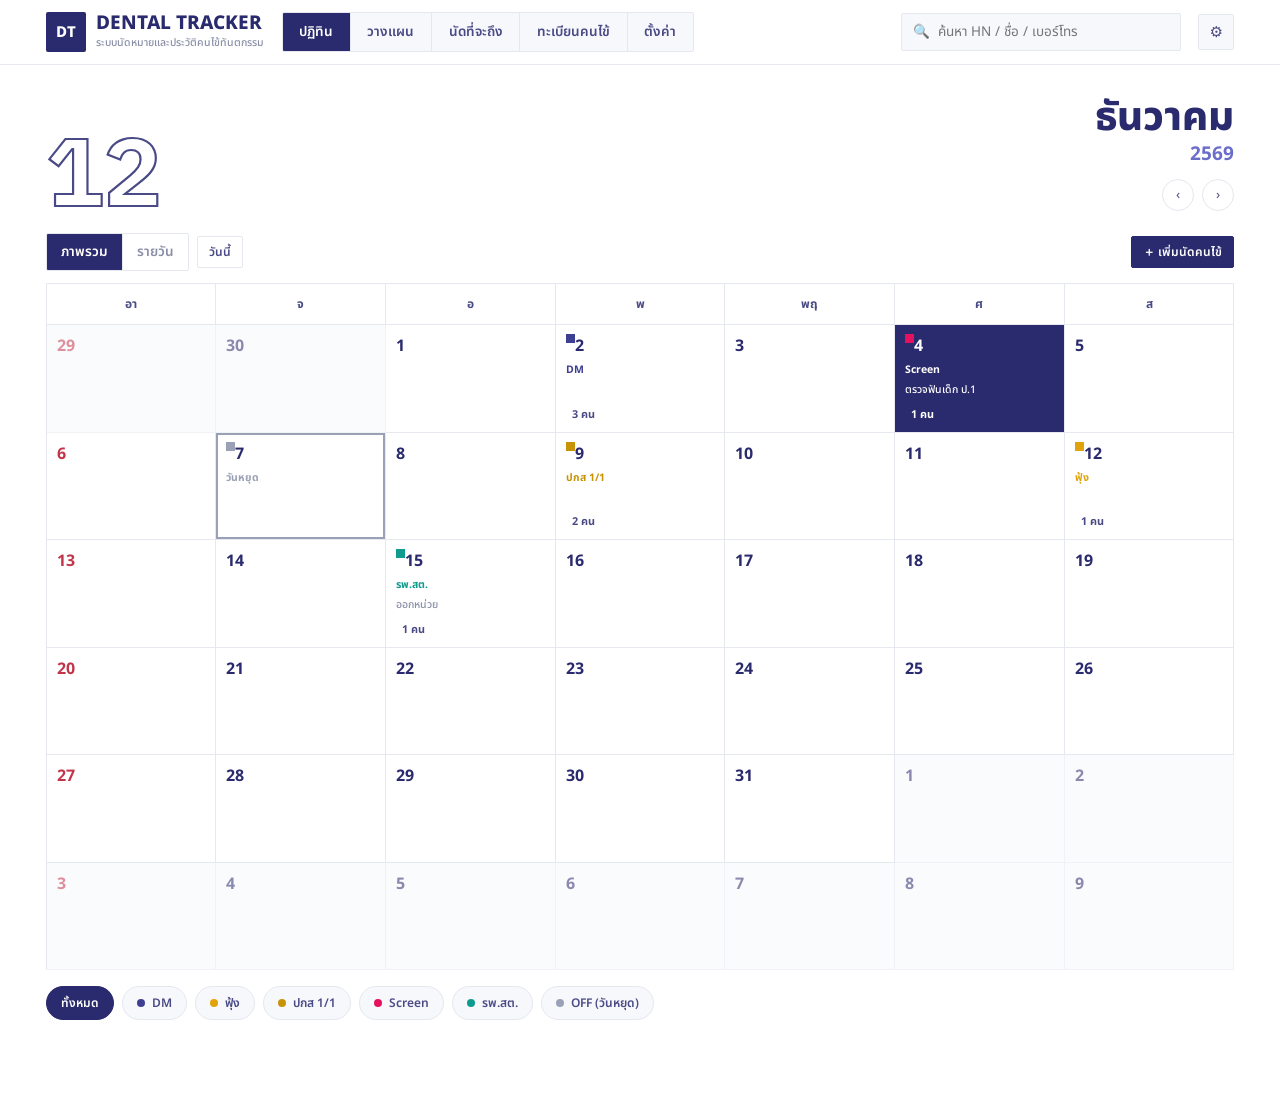
<file: _v4_Planner_Tablet_.html>
<!DOCTYPE html>
<html lang="th">
<head>
<meta charset="utf-8"/>
<meta name="viewport" content="width=device-width,initial-scale=1"/>
<title>Dental Tracker</title>
<link rel="preconnect" href="https://fonts.googleapis.com"><link rel="preconnect" href="https://fonts.gstatic.com" crossorigin>
<link href="https://fonts.googleapis.com/css2?family=Noto+Sans+Thai:wght@400;500;600;700;800&family=IBM+Plex+Mono:wght@500;600;700&display=swap" rel="stylesheet">
<style>
:root{
  --bg:#ffffff; --surface:#ffffff; --soft:#f7f8fc; --line:#e6e8f0; --line2:#f0f1f7;
  --ink:#2a2a6e; --ink2:#4a4a86; --tx:#1f2140; --tx2:#8a8fa8; --hl:#2a2a6e; --onhl:#ffffff;
  --am:#e0a30b; --pm:#6b6ec9; --ev:#8b5cf6;
  --dngBg:#fdecee; --dngLn:#f6d2d8; --dng:#c2344a;
  --okBg:#e8f6ee; --okLn:#c9e9d8; --ok:#137a4c;
  --wrnBg:#fffaed; --wrnLn:#f0e3bd; --wrn:#84640c;
  --infBg:#eef0fb; --infLn:#d8dcf3; --inf:#3d3f92;
  --r:2px;
}
*{box-sizing:border-box;margin:0;padding:0}
body{background:var(--bg);color:var(--tx);font-family:'Noto Sans Thai',system-ui,sans-serif;font-size:13.5px;-webkit-font-smoothing:antialiased;transition:background .2s,color .2s}
button,input,select,textarea{font-family:inherit;font-size:13.5px;color:inherit}
button{cursor:pointer;border:0;background:none}
.mono{font-family:'IBM Plex Mono',monospace}
.app{max-width:1240px;margin:0 auto;padding:0 clamp(12px,2vw,28px) 80px}

/* header */
header{border-bottom:1px solid var(--line);background:var(--surface);position:sticky;top:0;z-index:30}
.hd{max-width:1240px;margin:0 auto;padding:12px clamp(12px,2vw,28px);display:flex;align-items:center;gap:clamp(8px,1.4vw,20px);flex-wrap:wrap}
.brand{display:flex;align-items:center;gap:10px}
.brand .ic{width:40px;height:40px;background:var(--hl);color:var(--onhl);display:grid;place-items:center;font-weight:800;font-size:15px;border-radius:var(--r)}
.brand h1{font-size:clamp(15px,1.5vw,19px);font-weight:800;color:var(--ink);line-height:1.15}
.brand p{font-size:10.5px;color:var(--tx2);font-weight:500}
nav{display:flex;background:var(--soft);border:1px solid var(--line);border-radius:var(--r);overflow:hidden}
nav button{padding:9px clamp(10px,1.3vw,20px);color:var(--ink2);font-weight:600;border-right:1px solid var(--line);white-space:nowrap}
nav button:last-child{border-right:0}
nav button.on{background:var(--hl);color:var(--onhl)}
.search{margin-left:auto;display:flex;align-items:center;gap:8px;border:1px solid var(--line);border-radius:var(--r);padding:8px 11px;flex:1;max-width:280px;min-width:150px;background:var(--soft)}
.search input{background:none;border:0;outline:none;width:100%}
.ico{width:36px;height:36px;border:1px solid var(--line);border-radius:var(--r);color:var(--ink2);display:grid;place-items:center;background:var(--soft);font-size:15px}
.ico:hover{border-color:var(--ink);color:var(--ink)}

/* theme panel */
.tpanel{position:fixed;top:64px;right:clamp(10px,2vw,26px);width:300px;max-height:78vh;overflow:auto;background:var(--surface);
  border:1px solid var(--line);border-radius:6px;box-shadow:0 22px 50px rgba(0,0,0,.25);padding:14px;z-index:50;display:none}
.tpanel.on{display:block}
.tpanel .lb{font-size:10.5px;font-weight:700;letter-spacing:.09em;text-transform:uppercase;color:var(--tx2);margin:4px 0 9px}
.th{display:flex;align-items:center;gap:8px;padding:10px 12px;border-radius:4px;margin-bottom:6px;background:var(--soft);
  border:1px solid transparent;font-weight:700;font-size:13px;width:100%}
.th:hover{border-color:var(--line)}
.th.on{border-color:var(--ink);color:var(--ink)}
.th .sws{margin-left:auto;display:flex;gap:5px}
.th .sw{width:13px;height:13px;border-radius:50%;border:1px solid rgba(128,128,128,.35)}
.hr{height:1px;background:var(--line);margin:12px 0}

/* common */
.row{display:flex;align-items:center;gap:10px}.sp{justify-content:space-between}
h2{font-size:clamp(16px,1.8vw,19px);font-weight:800;color:var(--ink);margin:22px 0 13px}
h3{font-size:11.5px;color:var(--tx2);margin:18px 0 8px;font-weight:700;letter-spacing:.06em;text-transform:uppercase}
.btn{background:var(--surface);border:1px solid var(--line);padding:9px 15px;border-radius:var(--r);font-weight:600;color:var(--ink2)}
.btn:hover{border-color:var(--ink);color:var(--ink)}
.btn.pri{background:var(--hl);border-color:var(--hl);color:var(--onhl)}
.btn.pri:hover{filter:brightness(1.12);color:var(--onhl)}
.btn.sm{padding:6px 11px;font-size:12px}
.btn.dg{color:var(--dng)}.btn.dg:hover{border-color:var(--dng)}
.btn.blk{width:100%;justify-content:center;display:flex}
.card{border:1px solid var(--line);border-radius:var(--r);padding:16px;background:var(--surface)}
.chip{display:inline-flex;align-items:center;gap:5px;padding:2px 8px;border-radius:var(--r);font-size:10.5px;font-weight:700;border:1px solid}
.dot{width:8px;height:8px;border-radius:50%;display:inline-block;flex:0 0 8px}
.sq{width:9px;height:9px;display:inline-block;flex:0 0 9px}
.muted{color:var(--tx2)}
.empty{color:var(--tx2);text-align:center;padding:40px;border:1px dashed var(--line);border-radius:var(--r);background:var(--soft)}
.note{background:var(--wrnBg);border:1px solid var(--wrnLn);color:var(--wrn);padding:8px 11px;border-radius:var(--r);font-size:12px;font-weight:600}
.warn{background:var(--dngBg);border:1px solid var(--dngLn);color:var(--dng);padding:8px 11px;font-size:12px;font-weight:600;border-radius:var(--r);margin-bottom:10px}
.ok{background:var(--okBg);border:1px solid var(--okLn);color:var(--ok);padding:8px 11px;font-size:12px;font-weight:600;border-radius:var(--r)}

/* month hero */
.hero{display:flex;align-items:flex-end;justify-content:space-between;padding:clamp(14px,2.6vw,34px) 0 clamp(12px,1.8vw,22px);gap:16px;flex-wrap:wrap}
.hero .num{font-size:clamp(48px,8vw,96px);font-weight:700;line-height:.85;color:transparent;-webkit-text-stroke:2.2px var(--ink2)}
.hero .rt{text-align:right;margin-left:auto}
.hero .mn{font-size:clamp(22px,3.4vw,40px);font-weight:800;color:var(--ink);line-height:1}
.hero .yr{font-size:clamp(14px,1.6vw,19px);font-weight:700;color:var(--pm);margin-top:2px}
.nav2{display:flex;gap:8px;justify-content:flex-end;margin-top:10px}
.nav2 button{width:32px;height:32px;border:1px solid var(--line);border-radius:50%;color:var(--ink2);display:grid;place-items:center}
.nav2 button:hover{border-color:var(--ink);color:var(--ink)}
.tools{display:flex;gap:8px;align-items:center;flex-wrap:wrap;margin-bottom:12px}
.seg{display:flex;border:1px solid var(--line);border-radius:var(--r);overflow:hidden}
.seg button{padding:8px 14px;color:var(--tx2);font-weight:600;border-right:1px solid var(--line)}
.seg button:last-child{border-right:0}
.seg button.on{background:var(--hl);color:var(--onhl)}

/* calendar — responsive by clamp */
.cal{border-top:1px solid var(--line);border-left:1px solid var(--line)}
.grid{display:grid;grid-template-columns:repeat(7,1fr)}
.gh{padding:clamp(7px,.9vw,11px) 0;text-align:center;font-size:clamp(10.5px,1vw,12px);font-weight:700;color:var(--ink2);border-right:1px solid var(--line);border-bottom:1px solid var(--line)}
.cell{position:relative;min-height:clamp(62px,8.4vw,112px);padding:clamp(5px,.7vw,9px) clamp(6px,.8vw,10px);
  border-right:1px solid var(--line);border-bottom:1px solid var(--line);background:var(--surface);text-align:left;display:flex;flex-direction:column;overflow:hidden}
.cell:hover{background:var(--soft)}
.cell.out{background:var(--soft);opacity:.55}
.cell.tdy{background:var(--hl)}
.cell.tdy .cn,.cell.tdy .rl,.cell.tdy .cnt{color:var(--onhl)!important}
.cell.mark{box-shadow:inset 0 0 0 2px var(--mk)}
.ctop{display:flex;align-items:flex-start;justify-content:space-between}
.cn{font-size:clamp(12px,1.25vw,16px);font-weight:700;color:var(--ink);margin-left:auto}
.cn.sun{color:var(--dng)}
.rl{font-size:clamp(9px,.85vw,10.5px);font-weight:700;margin-top:4px;white-space:nowrap;overflow:hidden;text-overflow:ellipsis}
.cbot{margin-top:auto;display:flex;align-items:center;gap:6px}
.cbot u{flex:1;height:4px;background:var(--line2);text-decoration:none;display:block}
.cbot u b{display:block;height:100%}
.cnt{font-size:clamp(9px,.85vw,11px);font-weight:700;color:var(--ink2);white-space:nowrap}
.filters{display:flex;gap:8px;flex-wrap:wrap;margin-top:16px}
.fl{display:flex;align-items:center;gap:7px;padding:7px 14px;border-radius:999px;background:var(--soft);border:1px solid var(--line);font-weight:600;font-size:12px;color:var(--ink2)}
.fl.on{background:var(--hl);color:var(--onhl);border-color:var(--hl)}
@media(max-width:1024px){.rl.sub{display:none}}
@media(max-width:760px){.cbot u{display:none}}

/* planner */
.plan{display:grid;grid-template-columns:1fr 330px;gap:20px;align-items:start}
.plab{font-size:10.5px;font-weight:700;letter-spacing:.1em;text-transform:uppercase;color:var(--pm)}
.ptitle{font-size:clamp(22px,3vw,34px);font-weight:700;color:var(--ink);letter-spacing:-.5px}
.side{border:1px solid var(--line);border-radius:var(--r);padding:16px;background:var(--surface);position:sticky;top:78px}
.tabs{display:flex;gap:6px;margin-bottom:14px}
.tabs button{flex:1;padding:9px 6px;border:1px solid var(--line);border-radius:var(--r);font-weight:700;font-size:12px;color:var(--ink2);background:var(--soft)}
.tabs button.on{background:var(--hl);color:var(--onhl);border-color:var(--hl)}
.dows{display:flex;gap:5px;flex-wrap:wrap}
.dows button{flex:1;min-width:34px;padding:7px 0;border:1px solid var(--line);border-radius:var(--r);font-size:11.5px;font-weight:700;color:var(--ink2);background:var(--surface)}
.dows button.on{background:var(--hl);color:var(--onhl);border-color:var(--hl)}
.cell.pk{box-shadow:inset 0 0 0 2px var(--pm);background:var(--soft)}
@media(max-width:900px){.plan{grid-template-columns:1fr}.side{position:static}}

/* day list */
.day{display:flex;border:1px solid var(--line);border-radius:var(--r);margin-bottom:12px;background:var(--surface)}
.rail{width:clamp(84px,10vw,120px);flex:0 0 auto;border-right:1px solid var(--line);padding:12px 10px;text-align:center;background:var(--soft)}
.rail .dw{font-size:11px;color:var(--tx2);font-weight:700}
.rail .dn{font-size:clamp(24px,3vw,34px);font-weight:800;color:var(--ink);line-height:1.05}
.rail .dm{font-size:10.5px;color:var(--tx2);margin-bottom:8px}
.rail.today{background:var(--hl)}
.rail.today .dw,.rail.today .dn,.rail.today .dm{color:var(--onhl)}
.rail.today .btn{background:transparent;color:var(--onhl);border-color:rgba(255,255,255,.4)}
.rl2{font-size:11px;font-weight:700;padding:4px 6px;border-radius:var(--r);display:block;margin-bottom:6px;white-space:nowrap;overflow:hidden;text-overflow:ellipsis}
.slots{flex:1;min-width:0;padding:12px;display:flex;flex-direction:column;gap:10px}
.slot{border:1px solid var(--line);border-left:3px solid;border-radius:var(--r);padding:10px 12px}
.slot.am{border-left-color:var(--am)}.slot.pm{border-left-color:var(--pm)}.slot.ev{border-left-color:var(--ev)}
.slot h4{font-size:12.5px;font-weight:700;display:flex;align-items:center;gap:8px;flex-wrap:wrap}
.pt{display:flex;align-items:center;gap:10px;padding:9px 10px;border:1px solid var(--line2);border-radius:var(--r);margin-top:8px;background:var(--surface)}
.pt:hover{border-color:var(--line);background:var(--soft)}
.pt .nm{font-weight:700}.pt .hn{font-size:11.5px;color:var(--tx2);margin-top:1px}
.pt .ac{margin-left:auto;display:flex;gap:6px;align-items:center;flex-wrap:wrap;justify-content:flex-end}
.avatar{width:34px;height:34px;border-radius:var(--r);display:grid;place-items:center;font-weight:700;font-size:12.5px;background:var(--soft);color:var(--ink);border:1px solid var(--line);flex:0 0 34px}
.st{font-size:10.5px;font-weight:700;padding:3px 8px;border-radius:var(--r);border:1px solid}
.st.scheduled{background:var(--infBg);color:var(--inf);border-color:var(--infLn)}
.st.done{background:var(--okBg);color:var(--ok);border-color:var(--okLn)}
.st.cancelled{background:var(--dngBg);color:var(--dng);border-color:var(--dngLn)}
.st.noshow{background:var(--wrnBg);color:var(--wrn);border-color:var(--wrnLn)}

/* tables */
table{width:100%;border-collapse:collapse}
th,td{padding:9px 11px;text-align:left;border-bottom:1px solid var(--line2)}
th{color:var(--tx2);font-size:11px;font-weight:700;text-transform:uppercase;letter-spacing:.05em}
tr.sel td{background:var(--soft);box-shadow:inset 3px 0 0 var(--ink)}
.split{display:grid;grid-template-columns:300px 1fr;gap:14px;align-items:start}
@media(max-width:900px){.split{grid-template-columns:1fr}}
.tl{border-left:1px solid var(--line);padding-left:16px;margin-left:5px}
.tl .it{position:relative;margin-bottom:14px}
.tl .it:before{content:'';position:absolute;left:-20px;top:6px;width:9px;height:9px;background:var(--ink);box-shadow:0 0 0 3px var(--surface)}

/* modal */
.mask{position:fixed;inset:0;background:rgba(20,20,40,.5);display:none;align-items:flex-start;justify-content:center;z-index:60;padding:36px 14px;overflow:auto}
.mask.on{display:flex}
.modal{background:var(--surface);border:1px solid var(--line);border-radius:var(--r);width:100%;max-width:560px;padding:20px;box-shadow:0 24px 60px rgba(0,0,0,.3)}
.mtitle{font-size:17px;font-weight:800;color:var(--ink);margin-bottom:3px}
.f{margin-bottom:12px}
.f label{display:block;font-size:11px;color:var(--tx2);font-weight:700;margin-bottom:5px;text-transform:uppercase;letter-spacing:.05em}
.f input,.f select,.f textarea{width:100%;background:var(--surface);border:1px solid var(--line);border-radius:var(--r);padding:10px 11px;outline:none}
.f input:focus,.f select:focus,.f textarea:focus{border-color:var(--ink)}
.g2{display:grid;grid-template-columns:1fr 1fr;gap:10px}
.g3{display:grid;grid-template-columns:1fr 1fr 1fr;gap:10px}
@media(max-width:560px){.g3,.g2{grid-template-columns:1fr}}
.pick{display:flex;gap:8px;flex-wrap:wrap}
.pick label{display:flex;align-items:center;gap:7px;border:1px solid var(--line);padding:9px 12px;border-radius:var(--r);cursor:pointer;font-weight:600;font-size:12.5px}
.pick label.on{border-color:var(--ink);background:var(--soft);color:var(--ink)}
.ac-wrap{position:relative}
.ac-list{position:absolute;left:0;right:0;top:calc(100% + 3px);background:var(--surface);border:1px solid var(--line);max-height:240px;overflow:auto;z-index:5;display:none;box-shadow:0 12px 26px rgba(0,0,0,.18)}
.ac-list .opt{padding:9px 11px;cursor:pointer;display:flex;align-items:center;gap:10px;border-bottom:1px solid var(--line2)}
.ac-list .opt:hover{background:var(--soft)}
.ac-list .opt.dis{opacity:.5;cursor:not-allowed}
.ac-list .opt.new{color:var(--ink);font-weight:700;background:var(--soft)}
.ac-list .opt b{font-size:13px}.ac-list .opt small{color:var(--tx2);display:block;font-size:11px}
.ac-list .tag{margin-left:auto;font-size:10.5px;font-weight:700;color:var(--dng);border:1px solid var(--dngLn);background:var(--dngBg);padding:2px 7px}
</style>
</head>
<body>
<header><div class="hd">
  <div class="brand"><div class="ic">DT</div>
    <div><h1>DENTAL TRACKER</h1><p>ระบบนัดหมายและประวัติคนไข้ทันตกรรม</p></div></div>
  <nav id="nav">
    <button data-act="nav" data-v="schedule" class="on">ปฏิทิน</button>
    <button data-act="nav" data-v="planner">วางแผน</button>
    <button data-act="nav" data-v="upcoming">นัดที่จะถึง</button>
    <button data-act="nav" data-v="archive">ทะเบียนคนไข้</button>
    <button data-act="nav" data-v="settings">ตั้งค่า</button>
  </nav>
  <div class="search">🔍<input id="q" placeholder="ค้นหา HN / ชื่อ / เบอร์โทร"/></div>
  <button class="ico" data-act="themeBtn">⚙</button>
</div></header>
<div class="tpanel" id="tpanel"></div>
<div class="app" id="app"></div>
<div class="mask" id="mask"><div class="modal" id="modal"></div></div>
<input type="file" id="fileIn" accept="application/json" style="display:none">

<script>
/* ============ 0) THEMES ============ */
const LA={dngBg:'#fdecee',dngLn:'#f6d2d8',dng:'#c2344a',okBg:'#e8f6ee',okLn:'#c9e9d8',ok:'#137a4c',
  wrnBg:'#fffaed',wrnLn:'#f0e3bd',wrn:'#84640c',infBg:'#eef0fb',infLn:'#d8dcf3',inf:'#3d3f92'};
const DA={dngBg:'rgba(244,63,94,.14)',dngLn:'rgba(244,63,94,.38)',dng:'#fb7185',
  okBg:'rgba(16,185,129,.14)',okLn:'rgba(16,185,129,.35)',ok:'#34d399',
  wrnBg:'rgba(245,158,11,.14)',wrnLn:'rgba(245,158,11,.35)',wrn:'#fbbf24',
  infBg:'rgba(129,140,248,.16)',infLn:'rgba(129,140,248,.35)',inf:'#a5b4fc'};
const THEMES=[
 {id:'light',name:'Daylight',sw:['#2a2a6e','#6b6ec9','#ffffff'],v:{...LA,bg:'#ffffff',surface:'#ffffff',soft:'#f7f8fc',line:'#e6e8f0',line2:'#f0f1f7',
   ink:'#2a2a6e',ink2:'#4a4a86',tx:'#1f2140',tx2:'#8a8fa8',hl:'#2a2a6e',onhl:'#ffffff',am:'#e0a30b',pm:'#6b6ec9',ev:'#8b5cf6'}},
 {id:'sakura',name:'Sakura',sw:['#d6336c','#f7a8c4','#fff5f8'],v:{...LA,bg:'#fffafc',surface:'#ffffff',soft:'#fdf1f5',line:'#f5dde5',line2:'#fbeaf0',
   ink:'#a61e4d',ink2:'#c2185b',tx:'#3f2230',tx2:'#a67c8c',hl:'#d6336c',onhl:'#ffffff',am:'#e08d0b',pm:'#e0568e',ev:'#b06ab3'}},
 {id:'oblivion',name:'Oblivion',sw:['#d0d0d0','#8f8f8f','#1c1c1c'],v:{...DA,bg:'#161616',surface:'#1f1f1f',soft:'#272727',line:'#3a3a3a',line2:'#2e2e2e',
   ink:'#e2e2e2',ink2:'#b4b4b4',tx:'#e8e8e8',tx2:'#8f8f8f',hl:'#4a4a4a',onhl:'#ffffff',am:'#d9a441',pm:'#9aa7c7',ev:'#b79ce0'}},
 {id:'evileye',name:'Evil Eye',sw:['#f8fafc','#1d4ed8','#22d3ee'],v:{...DA,bg:'#0b1b2b',surface:'#102438',soft:'#153049',line:'#1f4260',line2:'#17334c',
   ink:'#67e8f9',ink2:'#7dd3fc',tx:'#e2f2ff',tx2:'#7d9dc0',hl:'#0ea5e9',onhl:'#04121f',am:'#fbbf24',pm:'#38bdf8',ev:'#818cf8'}},
 {id:'ezmode',name:'EZ Mode',sw:['#f472b6','#60a5fa','#e0f2fe'],v:{...DA,bg:'#0e1626',surface:'#152036',soft:'#1b2a46',line:'#2a3c5e',line2:'#20314f',
   ink:'#93c5fd',ink2:'#f9a8d4',tx:'#e8f0ff',tx2:'#8fa3c8',hl:'#3b82f6',onhl:'#ffffff',am:'#fbbf24',pm:'#60a5fa',ev:'#f472b6'}},
 {id:'nebula',name:'Nebula',sw:['#f472b6','#34d399','#e879f9'],v:{...DA,bg:'#221a35',surface:'#2a2142',soft:'#332a50',line:'#ff2d78',line2:'#3d3260',
   ink:'#f472b6',ink2:'#c4b5fd',tx:'#ece6fb',tx2:'#a894c7',hl:'#ec4899',onhl:'#ffffff',am:'#fbbf24',pm:'#a78bfa',ev:'#22d3ee'}},
 {id:'catppuccin',name:'Catppuccin',sw:['#cba6f7','#9399b2','#cdd6f4'],v:{...DA,bg:'#1e1e2e',surface:'#242438',soft:'#2b2b40',line:'#3d3f55',line2:'#31324a',
   ink:'#cba6f7',ink2:'#89b4fa',tx:'#cdd6f4',tx2:'#9399b2',hl:'#cba6f7',onhl:'#1e1e2e',am:'#f9e2af',pm:'#89b4fa',ev:'#f5c2e7'}},
 {id:'gruvbox',name:'Gruvbox',sw:['#fabd2f','#b8bb26','#ebdbb2'],v:{...DA,bg:'#282828',surface:'#32302f',soft:'#3c3836',line:'#504945',line2:'#423d3a',
   ink:'#fabd2f',ink2:'#d5c4a1',tx:'#ebdbb2',tx2:'#a89984',hl:'#d79921',onhl:'#282828',am:'#fabd2f',pm:'#83a598',ev:'#d3869b'}},
 {id:'solarized',name:'Solarized Dark',sw:['#b58900',"#268bd2",'#eee8d5'],v:{...DA,bg:'#002b36',surface:'#073642',soft:'#0b3f4c',line:'#12525f',line2:'#0e4854',
   ink:'#b58900',ink2:'#93a1a1',tx:'#eee8d5',tx2:'#93a1a1',hl:'#268bd2',onhl:'#ffffff',am:'#b58900',pm:'#268bd2',ev:'#6c71c4'}}];

/* ============ 1) DATA MODEL ============ */
const KEY='dental_tracker_v4';
const SESSIONS=[{id:'am',name:'เช้า',time:'09:00–12:00',c:'var(--am)'},
                {id:'pm',name:'บ่าย',time:'13:00–16:00',c:'var(--pm)'},
                {id:'ev',name:'เย็น',time:'16:00–20:00',c:'var(--ev)'}];
const DEF_WT=[
 {id:'dm'  ,name:'DM'           ,short:'DM' ,room:'DM'    ,color:'#3d3f92',group:'DM'},
 {id:'fung',name:'ฟุ้ง'         ,short:'ฟุ้ง',room:'ฟุ้ง'  ,color:'#e0a30b',group:'ฟุ้ง / ปกส 1/1'},
 {id:'pks' ,name:'ปกส 1/1'      ,short:'1/1',room:'1/1'   ,color:'#c89407',group:'ฟุ้ง / ปกส 1/1'},
 {id:'scr' ,name:'Screen'       ,short:'SCR',room:'Screen',color:'#e5115f',group:'Screen / รพ.สต.'},
 {id:'rpst',name:'รพ.สต.'       ,short:'สต.',room:'รพ.สต.',color:'#0f9b8e',group:'Screen / รพ.สต.'},
 {id:'off' ,name:'OFF (วันหยุด)',short:'OFF',room:'วันหยุด',color:'#9aa0b5',group:'OFF'}];
const PROCS=['ตรวจ / ปรึกษา','ขูดหินปูน','อุดฟัน','ถอนฟัน','ผ่าฟันคุด','รักษารากฟัน',
             'ครอบฟัน / สะพานฟัน','ฟันปลอม','เคลือบฟลูออไรด์ / Sealant','ฟอกสีฟัน','X-ray','Follow up'];

const uid=p=>p+Math.random().toString(36).slice(2,9);
const iso=d=>`${d.getFullYear()}-${String(d.getMonth()+1).padStart(2,'0')}-${String(d.getDate()).padStart(2,'0')}`;
const parseD=s=>{const[a,b,c]=s.split('-').map(Number);return new Date(a,b-1,c)};
const TH_M=['ม.ค.','ก.พ.','มี.ค.','เม.ย.','พ.ค.','มิ.ย.','ก.ค.','ส.ค.','ก.ย.','ต.ค.','พ.ย.','ธ.ค.'];
const TH_MF=['มกราคม','กุมภาพันธ์','มีนาคม','เมษายน','พฤษภาคม','มิถุนายน','กรกฎาคม','สิงหาคม','กันยายน','ตุลาคม','พฤศจิกายน','ธันวาคม'];
const DOW=['อา','จ','อ','พ','พฤ','ศ','ส'],DOWF=['อาทิตย์','จันทร์','อังคาร','พุธ','พฤหัสฯ','ศุกร์','เสาร์'];
const thDate=s=>{const d=parseD(s);return `${d.getDate()} ${TH_M[d.getMonth()]} ${d.getFullYear()+543}`};
const TODAY=iso(new Date());
const esc=s=>(s??'').toString().replace(/[&<>"]/g,c=>({'&':'&amp;','<':'&lt;','>':'&gt;','"':'&quot;'}[c]));
const digits=s=>(s||'').replace(/\D/g,'');

let DB=load();
function load(){try{const r=JSON.parse(localStorage.getItem(KEY));if(r&&r.patients)return r}catch(e){}return seed()}
function save(){localStorage.setItem(KEY,JSON.stringify(DB))}
const wt=id=>DB.workTypes.find(w=>w.id===id)||DB.workTypes[0];
const pt=id=>DB.patients.find(p=>p.id===id);
const daySch=d=>DB.daySchedules[d]||null;
const isOff=d=>{const s=daySch(d);return !!s&&s.typeId==='off'};

function seed(){
  const n=new Date(),Y=n.getFullYear(),M=n.getMonth(),day=x=>iso(new Date(Y,M,x));
  const P=(hn,name,age,sex,phone,tags,note)=>({id:uid('p_'),hn,name,age,sex,phone,tags,note,createdAt:TODAY});
  const ps=[P('HN00121','สมชาย ใจดี',62,'ช','081-111-2222',['DM','แพ้ Penicillin'],'พรีเมดก่อนถอนฟัน'),
            P('HN00234','มาลี ศรีสุข',54,'ญ','082-222-3333',['HT'],''),
            P('HN00311','วิรัช พงษ์ทอง',47,'ช','083-333-4444',[],''),
            P('HN00408','กนกพร แสงจันทร์',35,'ญ','084-444-5555',['ตั้งครรภ์ 5 เดือน'],'เลี่ยง X-ray'),
            P('HN00512','ธีรศักดิ์ มั่นคง',68,'ช','085-555-6666',['DM','CKD'],''),
            P('HN00677','อารีย์ บุญมา',59,'ญ','086-666-7777',[],'')];
  const ds={};
  ds[day(2)]={typeId:'dm',room:'DM',note:''};
  ds[day(4)]={typeId:'scr',room:'Screen',note:'ตรวจฟันเด็ก ป.1'};
  ds[day(7)]={typeId:'off',room:'วันหยุด',note:''};
  ds[day(9)]={typeId:'pks',room:'ปกส 1/1',note:''};
  ds[day(12)]={typeId:'fung',room:'ฟุ้ง',note:''};
  ds[day(15)]={typeId:'rpst',room:'รพ.สต.',note:'ออกหน่วย'};
  const mk=(i,dd,se,proc,tooth)=>{const k=day(dd),s=ds[k]||{typeId:'dm',room:'DM'};
    return{id:uid('a_'),patientId:ps[i].id,date:k,session:se,typeId:s.typeId,room:s.room,proc,tooth,status:'scheduled',note:'',visitId:null}};
  const ap=[mk(0,2,'am','ถอนฟัน','#36'),mk(1,2,'am','ขูดหินปูน',''),mk(2,2,'pm','อุดฟัน','#16, #17'),
            mk(3,9,'am','ตรวจ / ปรึกษา',''),mk(4,9,'pm','รักษารากฟัน','#11'),
            mk(5,4,'am','เคลือบฟลูออไรด์ / Sealant',''),mk(0,15,'am','Follow up','#36'),mk(1,12,'ev','อุดฟัน','#46')];
  const vs=[{id:uid('v_'),patientId:ps[0].id,apptId:null,date:day(1),session:'am',typeId:'dm',
    proc:'ตรวจ / ปรึกษา',tooth:'#36',dx:'Chronic apical periodontitis #36',tx:'นัดถอนฟัน #36',note:'BP 132/80'}];
  const db={patients:ps,appointments:ap,visits:vs,daySchedules:ds,workTypes:DEF_WT.slice(),theme:'light'};
  localStorage.setItem(KEY,JSON.stringify(db));return db;
}

/* ============ 2) STATE ============ */
const now=new Date();
let S={view:'schedule',mode:'cal',cur:new Date(now.getFullYear(),now.getMonth(),1),q:'',sel:null,onlyBusy:true,filter:'all',
  plan:{sel:new Set(),mode:'room',typeId:DEF_WT[0].id,session:'am',note:'',dows:new Set(),every:'all'}};

function applyTheme(id){
  const t=THEMES.find(x=>x.id===id)||THEMES[0];
  Object.entries(t.v).forEach(([k,v])=>document.documentElement.style.setProperty('--'+k,v));
  DB.theme=t.id;save();
}
applyTheme(DB.theme||'light');

/* ============ 3) QUERIES + DUP GUARD ============ */
const apptsOn=d=>DB.appointments.filter(a=>a.date===d)
  .sort((x,y)=>SESSIONS.findIndex(s=>s.id===x.session)-SESSIONS.findIndex(s=>s.id===y.session));
const match=(p,q)=>!q||(p.hn+' '+p.name+' '+(p.tags||[]).join(' ')+' '+(p.phone||'')+' '+digits(p.phone)).toLowerCase().includes(q.toLowerCase());
const filterAppts=l=>!S.q?l:l.filter(a=>{const p=pt(a.patientId);return p&&match(p,S.q)});
const initials=n=>n.trim().split(/\s+/).map(x=>x[0]).slice(0,2).join('');
const busyOn=(date,ex)=>new Set(DB.appointments.filter(a=>a.date===date&&a.status!=='cancelled'&&a.id!==ex).map(a=>a.patientId));
function dupPatients(){const g={},out=[];
  DB.patients.forEach(p=>{const k1='hn:'+(p.hn||'').trim().toLowerCase(),k2='ph:'+digits(p.phone);
    if(p.hn)(g[k1]=g[k1]||[]).push(p);if(digits(p.phone).length>=9)(g[k2]=g[k2]||[]).push(p)});
  Object.entries(g).forEach(([k,v])=>{if(v.length>1)out.push({k,v})});return out}

/* ============ 4) RENDER ============ */
const app=document.getElementById('app'),$=x=>document.getElementById(x);
function render(){
  document.querySelectorAll('#nav button').forEach(b=>b.classList.toggle('on',b.dataset.v===S.view));
  app.innerHTML=S.view==='schedule'?vSchedule():S.view==='planner'?vPlanner():S.view==='upcoming'?vUpcoming()
    :S.view==='archive'?vArchive():vSettings();
}
function vSchedule(){
  const y=S.cur.getFullYear(),m=S.cur.getMonth();
  return `<div class="hero"><div class="num mono">${String(m+1).padStart(2,'0')}</div>
    <div class="rt"><div class="mn">${TH_MF[m]}</div><div class="yr">${y+543}</div>
    <div class="nav2"><button data-act="mv" data-n="-1">‹</button><button data-act="mv" data-n="1">›</button></div></div></div>
  <div class="tools">
    <div class="seg"><button data-act="mode" data-m="cal" class="${S.mode==='cal'?'on':''}">ภาพรวม</button>
      <button data-act="mode" data-m="list" class="${S.mode==='list'?'on':''}">รายวัน</button></div>
    <button class="btn sm" data-act="today">วันนี้</button>
    <button class="btn pri sm" style="margin-left:auto" data-act="addAppt" data-d="${TODAY}">＋ เพิ่มนัดคนไข้</button></div>`
  +(S.mode==='cal'?calendar(y,m):dayList(y,m));
}
function calendar(y,m){
  const start=new Date(y,m,1-new Date(y,m,1).getDay());
  let max=1;for(let i=0;i<42;i++){const k=iso(new Date(start.getFullYear(),start.getMonth(),start.getDate()+i));max=Math.max(max,apptsOn(k).length)}
  let cells='';
  for(let i=0;i<42;i++){
    const dt=new Date(start.getFullYear(),start.getMonth(),start.getDate()+i),k=iso(dt);
    const out=dt.getMonth()!==m,s=daySch(k),w=s?wt(s.typeId):null;
    if(S.filter!=='all'&&(!w||w.id!==S.filter)){
      cells+=`<button class="cell ${out?'out':''}" data-act="openDay" data-d="${k}" style="opacity:.3">
        <div class="ctop"><span class="cn ${dt.getDay()===0?'sun':''}">${dt.getDate()}</span></div></button>`;continue}
    const n=apptsOn(k).length,tdy=k===TODAY,mk=w&&(w.id==='off'||w.id==='scr');
    cells+=`<button class="cell ${out?'out':''} ${tdy?'tdy':''} ${mk&&!tdy?'mark':''}" ${mk?`style="--mk:${w.color}"`:''} data-act="openDay" data-d="${k}">
      <div class="ctop">${w?`<i class="sq" style="background:${w.color}"></i>`:'<i></i>'}
        <span class="cn ${dt.getDay()===0?'sun':''}">${dt.getDate()}</span></div>
      ${w?`<div class="rl" style="color:${w.color}">${esc(s.room||w.room)}</div>`:''}
      ${s&&s.note?`<div class="rl sub" style="color:var(--tx2);font-weight:500">${esc(s.note)}</div>`:''}
      <div class="cbot">${n?`<u><b style="width:${Math.round(n/max*100)}%;background:${tdy?'var(--onhl)':(w?w.color:'var(--ink)')}"></b></u><span class="cnt">${n} คน</span>`:''}</div>
    </button>`}
  return `<div class="cal"><div class="grid">${DOW.map(d=>`<div class="gh">${d}</div>`).join('')}</div>
    <div class="grid">${cells}</div></div>
    <div class="filters"><button class="fl ${S.filter==='all'?'on':''}" data-act="filt" data-f="all">ทั้งหมด</button>
    ${DB.workTypes.map(w=>`<button class="fl ${S.filter===w.id?'on':''}" data-act="filt" data-f="${w.id}">
      <i class="dot" style="background:${w.color}"></i>${esc(w.name)}</button>`).join('')}</div>`;
}

/* ---- 4.2 PLANNER ---- */
function vPlanner(){
  const y=S.cur.getFullYear(),m=S.cur.getMonth(),P=S.plan;
  const start=new Date(y,m,1-new Date(y,m,1).getDay());
  let cells='';
  for(let i=0;i<42;i++){
    const dt=new Date(start.getFullYear(),start.getMonth(),start.getDate()+i),k=iso(dt),out=dt.getMonth()!==m;
    const s=daySch(k),w=s?wt(s.typeId):null;
    cells+=`<button class="cell ${out?'out':''} ${P.sel.has(k)?'pk':''}" data-act="pickDay" data-d="${k}" ${out?'disabled':''}>
      <div class="ctop">${w?`<i class="sq" style="background:${w.color}"></i>`:'<i></i>'}
        <span class="cn ${dt.getDay()===0?'sun':''}">${dt.getDate()}</span></div>
      ${w?`<div class="rl" style="color:${w.color}">${esc(s.room||w.room)}</div>`:''}</button>`}
  const roomOpts=DB.workTypes.filter(w=>w.id!=='off').map(w=>`<option value="${w.id}" ${P.typeId===w.id?'selected':''}>${esc(w.name)} — ${esc(w.room)}</option>`).join('');
  return `<div class="row sp" style="margin:22px 0 6px;flex-wrap:wrap;gap:14px">
      <div><div class="plab">CLINIC PLANNER</div>
        <div class="ptitle mono">Plan clinic days</div>
        <div class="muted">เลือกหลายวัน แล้วตั้งห้องพร้อมกันทีเดียว</div></div>
      <div class="row"><button class="btn sm" data-act="mv" data-n="-1">‹</button>
        <b style="min-width:120px;text-align:center">${TH_MF[m]} ${y+543}</b>
        <button class="btn sm" data-act="mv" data-n="1">›</button></div></div>
    <div class="row" style="gap:16px;flex-wrap:wrap;padding:12px 0;border-bottom:1px solid var(--line);margin-bottom:16px">
      ${DB.workTypes.map(w=>`<span class="row" style="gap:6px;font-size:12px;font-weight:600;color:var(--tx2)">
        <i class="dot" style="background:${w.color}"></i>${esc(w.name)}</span>`).join('')}</div>
    <div class="plan">
      <div><div class="cal"><div class="grid">${DOW.map(d=>`<div class="gh">${d}</div>`).join('')}</div>
        <div class="grid">${cells}</div></div></div>
      <div class="side">
        <div class="plab">NEW PLAN</div>
        <div style="font-size:17px;font-weight:800;color:var(--ink);margin:2px 0 14px">ลงตารางหลายวัน</div>
        <div class="tabs">
          <button data-act="planMode" data-m="room" class="${P.mode==='room'?'on':''}">🏥 ลงห้อง</button>
          <button data-act="planMode" data-m="off" class="${P.mode==='off'?'on':''}">🗓 วันหยุด</button>
          <button data-act="planMode" data-m="clear" class="${P.mode==='clear'?'on':''}">🧹 ล้างวัน</button></div>
        ${P.mode==='room'?`<div class="f"><label>ห้อง / ประเภทงาน</label><select data-plan="typeId">${roomOpts}</select></div>
        <div class="f"><label>ช่วงเวลาหลัก</label><select data-plan="session">
          ${SESSIONS.map(s=>`<option value="${s.id}" ${P.session===s.id?'selected':''}>${s.name} (${s.time})</option>`).join('')}</select></div>`:''}
        ${P.mode!=='clear'?`<div class="f"><label>หมายเหตุ</label><textarea rows="2" data-plan="note" placeholder="เช่น ออกหน่วย / ตรวจฟันเด็ก">${esc(P.note)}</textarea></div>`:''}
        <div class="f"><div class="row sp"><label style="margin:0">เลือกวันซ้ำ</label>
          <span class="muted" style="font-size:11px">เดือนที่เปิดอยู่</span></div>
          <div class="dows" style="margin:6px 0 8px">${DOW.map((d,i)=>`<button data-act="dow" data-i="${i}" class="${P.dows.has(i)?'on':''}">${d}</button>`).join('')}</div>
          <div class="row"><select data-plan="every" style="flex:1;border:1px solid var(--line);padding:9px 10px;border-radius:var(--r);background:var(--surface)">
            <option value="all" ${P.every==='all'?'selected':''}>ทุกสัปดาห์</option>
            <option value="w13" ${P.every==='w13'?'selected':''}>สัปดาห์ที่ 1 และ 3</option>
            <option value="w24" ${P.every==='w24'?'selected':''}>สัปดาห์ที่ 2 และ 4</option></select>
          <button class="btn pri sm" data-act="applyDow">เลือกวัน</button></div></div>
        <div id="planWarn">${planWarnHTML()}</div>
        <div class="row sp" style="margin:12px 0"><b id="planCount">เลือกแล้ว ${P.sel.size} วัน</b>
          <button class="btn sm dg" data-act="clearSel">ล้างทั้งหมด</button></div>
        <button class="btn pri blk" data-act="savePlan">บันทึกทั้งหมด</button></div></div>`;
}
function planWarnHTML(){
  const P=S.plan,d=[...P.sel];if(!d.length)return'';
  if(P.mode==='off'){const c=d.filter(x=>apptsOn(x).length);
    return c.length?`<div class="warn">⚠ มี ${c.length} วันที่เลือกไว้ยังมีนัดคนไข้อยู่ (${c.slice(0,3).map(thDate).join(', ')}${c.length>3?' …':''})</div>`:''}
  if(P.mode==='clear')return `<div class="warn">⚠ จะลบการตั้งค่าห้องของ ${d.length} วัน (ไม่ลบนัดคนไข้)</div>`;
  const c=d.filter(x=>{const s=daySch(x);return s&&s.typeId!==P.typeId});
  return c.length?`<div class="warn">⚠ ${c.length} วันมีห้องเดิมอยู่แล้ว — บันทึกจะเขียนทับ</div>`:'';
}
function refreshPlan(){const c=$('planCount'),w=$('planWarn');
  if(c)c.textContent=`เลือกแล้ว ${S.plan.sel.size} วัน`;if(w)w.innerHTML=planWarnHTML()}

/* ---- 4.3 day list / upcoming / archive / settings ---- */
function dayList(y,m){
  const last=new Date(y,m+1,0).getDate();let out='',any=false;
  out+=`<label class="row muted" style="gap:7px;font-weight:600;cursor:pointer;margin-bottom:12px">
    <input type="checkbox" ${S.onlyBusy?'checked':''} data-act="onlyBusy"> แสดงเฉพาะวันที่มีงาน/มีนัด</label>`;
  for(let i=1;i<=last;i++){
    const k=iso(new Date(y,m,i)),s=daySch(k),ap=filterAppts(apptsOn(k));
    if(S.onlyBusy&&!s&&!ap.length)continue;any=true;
    const dt=parseD(k),w=s?wt(s.typeId):null,off=s&&s.typeId==='off';
    out+=`<div class="day" id="d-${k}">
      <div class="rail ${k===TODAY?'today':''}">
        <div class="dw">${DOWF[dt.getDay()]}</div><div class="dn">${i}</div><div class="dm">${TH_M[m]} ${y+543}</div>
        ${w?`<span class="rl2" style="background:${w.color}1a;color:${w.color};border:1px solid ${w.color}40">${esc(s.room||w.room)}</span>`
           :`<span class="rl2" style="background:var(--soft);color:var(--tx2)">ยังไม่ตั้งห้อง</span>`}
        <button class="btn sm blk" data-act="daySet" data-d="${k}">ตั้งค่าห้อง</button></div>
      <div class="slots">
        ${s&&s.note?`<div class="note">📌 ${esc(s.note)}</div>`:''}
        ${off?`<div class="slot" style="border-left-color:#9aa0b5"><h4>🚫 วันหยุด (OFF) — ไม่รับนัด</h4></div>`:
        SESSIONS.map(se=>{const l=ap.filter(a=>a.session===se.id);
          return `<div class="slot ${se.id}"><div class="row sp">
            <h4><i class="dot" style="background:${se.c}"></i> ${se.name}
              <span class="muted" style="font-weight:400">${se.time}</span><span class="muted">· ${l.length} คน</span></h4>
            <button class="btn sm" data-act="addAppt" data-d="${k}" data-s="${se.id}">＋ เพิ่ม</button></div>
            ${l.map(ptRow).join('')||'<div class="muted" style="padding:8px 2px;font-size:12px">— ว่าง —</div>'}</div>`}).join('')}
      </div></div>`}
  return out+(any?'':`<div class="empty">ไม่มีงานในเดือนนี้ — กด “เพิ่มนัดคนไข้” เพื่อเริ่ม</div>`);
}
function ptRow(a){
  const p=pt(a.patientId);if(!p)return'';const w=wt(a.typeId);
  const al=(p.tags||[]).length?`<span class="chip" style="border-color:var(--dngLn);color:var(--dng);background:var(--dngBg)">⚠ ${esc(p.tags[0])}</span>`:'';
  return `<div class="pt"><div class="avatar">${esc(initials(p.name))}</div>
    <div style="min-width:0"><div class="nm">${esc(p.name)}
      <span class="chip" style="border-color:${w.color}45;color:${w.color};background:${w.color}12">${esc(a.room||w.room)}</span> ${al}</div>
      <div class="hn">${esc(p.hn)} · ${esc(p.phone||'-')} · 🦷 ${esc(a.proc||'ไม่ระบุ')}${a.tooth?' · ซี่ '+esc(a.tooth):''}</div></div>
    <div class="ac"><span class="st ${a.status}">${({scheduled:'นัดไว้',done:'มาแล้ว',cancelled:'ยกเลิก',noshow:'ไม่มา'})[a.status]}</span>
      <button class="btn sm" data-act="editAppt" data-id="${a.id}">แก้ไข</button>
      <button class="btn sm dg" data-act="delAppt" data-id="${a.id}">ลบ</button></div></div>`;
}
function vUpcoming(){
  const list=filterAppts(DB.appointments.filter(a=>a.date>=TODAY&&a.status!=='cancelled'))
    .sort((a,b)=>a.date.localeCompare(b.date)||SESSIONS.findIndex(s=>s.id===a.session)-SESSIONS.findIndex(s=>s.id===b.session));
  if(!list.length)return `<h2>นัดที่จะถึง</h2><div class="empty">ยังไม่มีนัดล่วงหน้า</div>`;
  const by={};list.forEach(a=>(by[a.date]=by[a.date]||[]).push(a));
  return `<h2>นัดที่จะถึง <span class="muted" style="font-size:13px;font-weight:600">· ${list.length} นัด</span></h2>`+
    Object.entries(by).map(([d,as])=>{const dt=parseD(d),diff=Math.round((dt-parseD(TODAY))/864e5),s=daySch(d),w=s?wt(s.typeId):null;
      return `<div class="day"><div class="rail ${d===TODAY?'today':''}">
        <div class="dw">${DOWF[dt.getDay()]}</div><div class="dn">${dt.getDate()}</div>
        <div class="dm">${TH_M[dt.getMonth()]} ${dt.getFullYear()+543}</div>
        ${w?`<span class="rl2" style="background:${w.color}1a;color:${w.color};border:1px solid ${w.color}40">${esc(s.room||w.room)}</span>`:''}
        <span class="rl2" style="background:var(--infBg);color:var(--inf)">${diff===0?'วันนี้':diff===1?'พรุ่งนี้':'อีก '+diff+' วัน'}</span></div>
        <div class="slots">${SESSIONS.map(se=>{const l=as.filter(a=>a.session===se.id);
          return l.length?`<div class="slot ${se.id}"><h4><i class="dot" style="background:${se.c}"></i> ${se.name}</h4>${l.map(ptRow).join('')}</div>`:''}).join('')}
        </div></div>`}).join('');
}
function vArchive(){
  const res=DB.patients.filter(p=>match(p,S.q));
  const left=`<div class="card"><div class="row sp"><h3 style="margin:0">คนไข้ (${res.length})</h3>
    <button class="btn sm pri" data-act="addPatient">＋ ใหม่</button></div>
    <table style="margin-top:10px"><tbody>${res.map(p=>`<tr class="${S.sel===p.id?'sel':''}" style="cursor:pointer" data-act="selP" data-id="${p.id}">
      <td><b>${esc(p.hn)}</b><div class="hn muted">${esc(p.name)} · ${esc(p.phone||'-')}</div></td>
      <td style="text-align:right" class="muted">${DB.visits.filter(v=>v.patientId===p.id).length} visit</td></tr>`).join('')
      ||'<tr><td class="muted">ไม่พบคนไข้</td></tr>'}</tbody></table></div>`;
  let right=`<div class="empty">เลือกคนไข้จากรายการซ้าย หรือค้นหาด้วย HN / ชื่อ / เบอร์</div>`;
  const p=pt(S.sel);
  if(p){
    const vs=DB.visits.filter(v=>v.patientId===p.id).sort((a,b)=>b.date.localeCompare(a.date));
    const ap=DB.appointments.filter(a=>a.patientId===p.id&&a.date>=TODAY).sort((a,b)=>a.date.localeCompare(b.date));
    right=`<div class="card">
      <div class="row sp" style="flex-wrap:wrap"><div class="row">
        <div class="avatar" style="width:46px;height:46px;flex:0 0 46px;font-size:16px">${esc(initials(p.name))}</div>
        <div><div style="font-size:18px;font-weight:800;color:var(--ink)">${esc(p.name)}</div>
        <div class="muted">${esc(p.hn)} · ${esc(p.sex||'-')} · ${p.age||'-'} ปี · ${esc(p.phone||'ไม่มีเบอร์')}</div></div></div>
        <div class="row"><button class="btn sm" data-act="editPatient" data-id="${p.id}">แก้ไข</button>
        <button class="btn sm pri" data-act="addAppt" data-p="${p.id}" data-d="${TODAY}">＋ นัดใหม่</button></div></div>
      ${(p.tags||[]).length?`<div class="row" style="gap:6px;margin-top:11px;flex-wrap:wrap">${p.tags.map(t=>`<span class="chip" style="border-color:var(--dngLn);color:var(--dng);background:var(--dngBg)">⚠ ${esc(t)}</span>`).join('')}</div>`:''}
      ${p.note?`<div class="note" style="margin-top:11px">📝 ${esc(p.note)}</div>`:''}
      <h3>นัดหมายที่จะถึง (${ap.length})</h3>
      ${ap.map(a=>{const w=wt(a.typeId);return`<div class="pt">
        <div class="avatar" style="background:${w.color}12;color:${w.color};border-color:${w.color}40">${esc(w.short)}</div>
        <div><div class="nm">${thDate(a.date)} · ${SESSIONS.find(s=>s.id===a.session).name}</div>
        <div class="hn">${esc(a.room)} · 🦷 ${esc(a.proc||'-')}${a.tooth?' ซี่ '+esc(a.tooth):''}</div></div>
        <div class="ac"><button class="btn sm" data-act="editAppt" data-id="${a.id}">แก้ไข</button>
        <button class="btn sm pri" data-act="checkin" data-id="${a.id}">เช็คอิน → Visit</button></div></div>`}).join('')||'<div class="muted">ไม่มีนัดล่วงหน้า</div>'}
      <h3>Case History · Visits (${vs.length})</h3>
      <div class="tl">${vs.map(v=>{const w=wt(v.typeId);return`<div class="it">
        <div class="row sp" style="flex-wrap:wrap"><b>${thDate(v.date)}
          <span class="chip" style="border-color:${w.color}45;color:${w.color};background:${w.color}12">${esc(w.name)}</span>
          <span class="chip" style="border-color:var(--line);color:var(--tx2)">🦷 ${esc(v.proc||'-')}${v.tooth?' · '+esc(v.tooth):''}</span></b>
        <button class="btn sm" data-act="editVisit" data-id="${v.id}">บันทึก/แก้ไข</button></div>
        <div class="muted" style="margin-top:4px"><b>Dx:</b> ${esc(v.dx||'-')}</div>
        ${v.tx?`<div class="muted"><b>Tx plan:</b> ${esc(v.tx)}</div>`:''}
        ${v.note?`<div class="muted">${esc(v.note)}</div>`:''}</div>`}).join('')||'<div class="muted">ยังไม่มีประวัติการรักษา</div>'}</div></div>`}
  return `<h2>ทะเบียนคนไข้</h2><div class="split">${left}${right}</div>`;
}
function vSettings(){
  const dups=dupPatients();
  return `<h2>ตั้งค่าห้อง / ประเภทงาน</h2>
  <div class="card"><div class="muted" style="margin-bottom:12px">สีคือจุดบนปฏิทิน — <b>หนึ่งวันเลือกได้ห้องเดียว</b></div>
  <div style="overflow:auto"><table><thead><tr><th>สี</th><th>ชื่อ</th><th>ย่อ</th><th>ห้อง</th><th>กลุ่ม</th><th></th></tr></thead>
  <tbody>${DB.workTypes.map(w=>`<tr>
    <td><input type="color" value="${w.color}" data-wt="${w.id}" data-f="color" style="width:42px;height:28px;border:1px solid var(--line);background:none;padding:2px"></td>
    <td><input value="${esc(w.name)}" data-wt="${w.id}" data-f="name" style="width:115px;border:1px solid var(--line);padding:6px 9px;background:var(--surface)"></td>
    <td><input value="${esc(w.short)}" data-wt="${w.id}" data-f="short" style="width:58px;border:1px solid var(--line);padding:6px 9px;background:var(--surface)"></td>
    <td><input value="${esc(w.room)}" data-wt="${w.id}" data-f="room" style="width:100px;border:1px solid var(--line);padding:6px 9px;background:var(--surface)"></td>
    <td><input value="${esc(w.group)}" data-wt="${w.id}" data-f="group" style="width:120px;border:1px solid var(--line);padding:6px 9px;background:var(--surface)"></td>
    <td><button class="btn sm dg" data-act="delWT" data-id="${w.id}">ลบ</button></td></tr>`).join('')}</tbody></table></div>
  <div class="row" style="margin-top:14px"><button class="btn pri" data-act="addWT">＋ เพิ่มห้อง</button>
  <button class="btn dg" data-act="reset" style="margin-left:auto">ล้างข้อมูลทั้งหมด</button></div></div>
  <h2>ตรวจสอบคนไข้ซ้ำ</h2>
  <div class="card">${dups.length?dups.map(g=>`<div style="margin-bottom:12px">
      <div class="warn">พบข้อมูลซ้ำ (${g.k.startsWith('hn')?'HN':'เบอร์โทร'}เดียวกัน)</div>
      ${g.v.map(p=>`<div class="pt"><div class="avatar">${esc(initials(p.name))}</div>
        <div><div class="nm">${esc(p.name)}</div><div class="hn">${esc(p.hn)} · ${esc(p.phone||'-')} · ${DB.appointments.filter(a=>a.patientId===p.id).length} นัด / ${DB.visits.filter(v=>v.patientId===p.id).length} visit</div></div>
        <div class="ac"><button class="btn sm" data-act="editPatient" data-id="${p.id}">แก้ไข</button>
        <button class="btn sm dg" data-act="delPatient" data-id="${p.id}">ลบรายการนี้</button></div></div>`).join('')}</div>`).join('')
    :`<div class="ok">✓ ไม่พบคนไข้ซ้ำในระบบ</div>`}</div>`;
}

/* ============ 5) THEME PANEL ============ */
function renderThemePanel(){
  $('tpanel').innerHTML=`<div class="lb">เลือกธีมสี</div>
   ${THEMES.map(t=>`<button class="th ${DB.theme===t.id?'on':''}" data-act="setTheme" data-id="${t.id}">${t.name}
     <span class="sws">${t.sw.map(c=>`<i class="sw" style="background:${c}"></i>`).join('')}</span></button>`).join('')}
   <div class="hr"></div><div class="lb">ข้อมูล</div>
   <div class="row" style="gap:8px"><button class="btn sm" style="flex:1" data-act="export">⬇ สำรอง</button>
   <button class="btn sm" style="flex:1" data-act="import">⬆ นำเข้า</button></div>
   <div class="muted" style="font-size:11px;margin-top:8px">ข้อมูลเก็บในเครื่องนี้เท่านั้น (localStorage) แนะนำสำรองเป็นไฟล์เป็นระยะ</div>`;
}

/* ============ 6) MODALS ============ */
const mask=$('mask'),modal=$('modal');
const open=h=>{modal.innerHTML=h;mask.classList.add('on')};
const close=()=>{mask.classList.remove('on');modal.innerHTML=''};
mask.addEventListener('click',e=>{if(e.target===mask)close()});

function mDaySet(d){
  const c=daySch(d);
  open(`<div class="mtitle">ตั้งค่าห้อง · ${thDate(d)}</div>
   <div class="muted" style="margin-bottom:14px">หนึ่งวันเลือกได้ <b>ห้องเดียว</b></div>
   <div class="pick" id="wtPick">${DB.workTypes.map(w=>`
     <label class="${c&&c.typeId===w.id?'on':''}"><input type="radio" name="wtr" value="${w.id}" ${c&&c.typeId===w.id?'checked':''}>
     <i class="sq" style="background:${w.color}"></i>${esc(w.name)}</label>`).join('')}</div>
   <div class="g2" style="margin-top:16px">
     <div class="f"><label>ชื่อห้องที่แสดง</label><input id="rm" value="${esc(c?c.room:'')}" placeholder="เว้นว่าง = ค่าเริ่มต้น"></div>
     <div class="f"><label>โน้ตประจำวัน</label><input id="dn" value="${esc(c?c.note:'')}"></div></div>
   <div class="row sp"><button class="btn dg" data-act="clearDay" data-d="${d}">ล้างการตั้งค่า</button>
   <div class="row"><button class="btn" data-act="close">ยกเลิก</button>
   <button class="btn pri" data-act="saveDay" data-d="${d}">บันทึก</button></div></div>`);
  $('wtPick').addEventListener('change',e=>{
    document.querySelectorAll('#wtPick label').forEach(l=>l.classList.toggle('on',l.querySelector('input').checked));
    const w=wt(e.target.value),r=$('rm');if(!r.value.trim())r.value=w.room});
}
function mAppt(id,pre={}){
  const a=id?DB.appointments.find(x=>x.id===id):{id:'',patientId:pre.p||'',date:pre.d||TODAY,session:pre.s||'am',
    typeId:'',room:'',proc:PROCS[0],tooth:'',status:'scheduled',note:''};
  const s=daySch(a.date),w=s?wt(s.typeId):null,cp=pt(a.patientId);
  open(`<div class="mtitle">${id?'แก้ไขนัด':'เพิ่มนัดคนไข้'}</div>
   <div class="muted" style="margin-bottom:14px">พิมพ์ HN / ชื่อ / เบอร์โทร เพื่อค้นหาคนไข้</div>
   <div class="f ac-wrap"><label>คนไข้</label>
     <input id="fpq" autocomplete="off" placeholder="เช่น HN00121, สมชาย, 0811112222" value="${cp?esc(cp.hn+' — '+cp.name):''}">
     <input type="hidden" id="fpid" value="${a.patientId}"><div class="ac-list" id="fplist"></div>
     <div id="fpmsg" class="muted" style="font-size:11.5px;margin-top:5px"></div></div>
   <div id="np" style="display:none;border:1px dashed var(--line);padding:12px;margin-bottom:12px">
     <div class="g3"><div class="f"><label>HN</label><input id="nhn"></div>
     <div class="f" style="grid-column:span 2"><label>ชื่อ-สกุล</label><input id="nnm"></div></div>
     <div class="g3"><div class="f"><label>อายุ</label><input id="nag" type="number"></div>
     <div class="f"><label>เพศ</label><select id="nsx"><option>ช</option><option>ญ</option></select></div>
     <div class="f"><label>เบอร์โทร</label><input id="nph"></div></div><div id="nwarn"></div></div>
   <div class="g2"><div class="f"><label>วันที่</label><input type="date" id="fd" value="${a.date}"></div>
   <div class="f"><label>ช่วงเวลา</label><select id="fs">${SESSIONS.map(x=>`<option value="${x.id}" ${a.session===x.id?'selected':''}>${x.name} (${x.time})</option>`).join('')}</select></div></div>
   <div class="f"><label>ห้องของวันนี้ (1 วัน = 1 ห้อง)</label>
     <select id="ft">${DB.workTypes.map(x=>`<option value="${x.id}" ${(s?s.typeId:a.typeId)===x.id?'selected':''}>${esc(x.name)} — ${esc(x.room)}</option>`).join('')}</select>
     <div class="muted" id="ftmsg" style="font-size:11.5px;margin-top:5px">${s?`วันนี้ตั้งไว้เป็น <b style="color:${w.color}">${esc(s.room||w.room)}</b>`:'ยังไม่ตั้งห้อง — บันทึกแล้วจะตั้งให้ทั้งวัน'}</div></div>
   <div class="g2"><div class="f"><label>หัตถการ</label><select id="fpr">${PROCS.map(x=>`<option ${a.proc===x?'selected':''}>${x}</option>`).join('')}</select></div>
   <div class="f"><label>ซี่ฟัน</label><input id="fto" value="${esc(a.tooth)}" placeholder="#36, #46"></div></div>
   <div class="g2"><div class="f"><label>สถานะ</label><select id="fst">
     ${[['scheduled','นัดไว้'],['done','มาแล้ว'],['cancelled','ยกเลิก'],['noshow','ไม่มา']].map(([v,t])=>`<option value="${v}" ${a.status===v?'selected':''}>${t}</option>`).join('')}</select></div>
   <div class="f"><label>หมายเหตุ</label><input id="fnt" value="${esc(a.note)}"></div></div>
   <div class="row sp"><button class="btn" data-act="close">ยกเลิก</button>
   <div class="row">${id?`<button class="btn" data-act="checkin" data-id="${id}">เช็คอิน → Visit</button>`:''}
   <button class="btn pri" data-act="saveAppt" data-id="${id}">บันทึก</button></div></div>`);
  initPtSearch(id);
  $('fd').addEventListener('change',e=>{const n=daySch(e.target.value);
    if(n){$('ft').value=n.typeId;$('ftmsg').innerHTML=`วันนี้ตั้งไว้เป็น <b>${esc(n.room)}</b>`}
    else $('ftmsg').textContent='ยังไม่ตั้งห้อง — บันทึกแล้วจะตั้งให้ทั้งวัน';checkDup()});
  $('fs').addEventListener('change',checkDup);
}
function initPtSearch(editId){
  const inp=$('fpq'),box=$('fplist'),hid=$('fpid');
  const draw=()=>{const q=inp.value.trim().toLowerCase(),date=$('fd').value,busy=busyOn(date,editId);
    const list=DB.patients.filter(p=>!q||(p.hn+' '+p.name+' '+(p.phone||'')+' '+digits(p.phone)).toLowerCase().includes(q)).slice(0,8);
    box.innerHTML=list.map(p=>{const b=busy.has(p.id);
      return `<div class="opt ${b?'dis':''}" data-p="${p.id}" data-b="${b?1:0}">
        <div style="min-width:0"><b>${esc(p.name)}</b><small>${esc(p.hn)} · ${esc(p.phone||'ไม่มีเบอร์')} · ${p.age||'-'} ปี</small></div>
        ${b?'<span class="tag">มีนัดวันนี้แล้ว</span>':''}</div>`}).join('')
      +`<div class="opt new" data-p="__new">＋ สร้างคนไข้ใหม่${q?' “'+esc(inp.value.trim())+'”':''}</div>`;
    box.style.display='block'};
  inp.addEventListener('input',()=>{hid.value='';$('np').style.display='none';draw();checkDup()});
  inp.addEventListener('focus',draw);
  box.addEventListener('mousedown',e=>{const o=e.target.closest('.opt');if(!o)return;e.preventDefault();
    if(o.dataset.p==='__new'){hid.value='__new';$('np').style.display='block';box.style.display='none';
      const raw=inp.value.trim();
      if(/^\d[\d\-\s]*$/.test(raw))$('nph').value=raw;else if(/^hn/i.test(raw))$('nhn').value=raw;else $('nnm').value=raw;
      inp.value='＋ คนไข้ใหม่';checkNewDup();return}
    if(o.dataset.b==='1'){alert('คนไข้รายนี้มีนัดในวันที่เลือกอยู่แล้ว');return}
    const p=pt(o.dataset.p);hid.value=p.id;inp.value=p.hn+' — '+p.name;box.style.display='none';$('np').style.display='none';checkDup()});
  document.addEventListener('mousedown',e=>{if(!e.target.closest('.ac-wrap')&&box)box.style.display='none'});
  ['nhn','nph','nnm'].forEach(k=>$(k).addEventListener('input',checkNewDup));
  checkDup();
}
function checkDup(){const hid=$('fpid'),msg=$('fpmsg');if(!hid||!msg)return;
  if(!hid.value||hid.value==='__new'){msg.textContent='';return}
  const date=$('fd').value,ex=DB.appointments.find(a=>a.patientId===hid.value&&a.date===date&&a.status!=='cancelled');
  msg.innerHTML=ex?`<span style="color:var(--dng);font-weight:700">⚠ มีนัดวันที่ ${thDate(date)} แล้ว (${SESSIONS.find(s=>s.id===ex.session).name})</span>`:''}
function checkNewDup(){const w=$('nwarn');if(!w)return;
  const hn=$('nhn').value.trim().toLowerCase(),ph=digits($('nph').value);
  const d=(hn&&DB.patients.find(p=>(p.hn||'').trim().toLowerCase()===hn))||(ph.length>=9&&DB.patients.find(p=>digits(p.phone)===ph));
  w.innerHTML=d?`<div class="warn">⚠ มีคนไข้นี้อยู่แล้ว: <b>${esc(d.hn)} — ${esc(d.name)}</b><br>
    <button class="btn sm" style="margin-top:6px" data-act="usePt" data-id="${d.id}">ใช้ข้อมูลคนไข้เดิม</button></div>`:''}
function mPatient(id){
  const p=id?pt(id):{id:'',hn:'',name:'',age:'',sex:'ช',phone:'',tags:[],note:''};
  open(`<div class="mtitle">${id?'แก้ไขข้อมูลคนไข้':'เพิ่มคนไข้ใหม่'}</div><div style="height:12px"></div>
   <div class="g2"><div class="f"><label>HN</label><input id="phn" value="${esc(p.hn)}"></div>
   <div class="f"><label>ชื่อ-สกุล</label><input id="pnm" value="${esc(p.name)}"></div></div>
   <div class="g3"><div class="f"><label>อายุ</label><input id="pag" type="number" value="${p.age||''}"></div>
   <div class="f"><label>เพศ</label><select id="psx"><option ${p.sex==='ช'?'selected':''}>ช</option><option ${p.sex==='ญ'?'selected':''}>ญ</option></select></div>
   <div class="f"><label>เบอร์โทร</label><input id="pph" value="${esc(p.phone)}"></div></div>
   <div class="f"><label>โรคประจำตัว / แพ้ยา (คั่นด้วย ,)</label><input id="ptg" value="${esc((p.tags||[]).join(', '))}"></div>
   <div class="f"><label>หมายเหตุทางคลินิก</label><textarea id="pnt" rows="3">${esc(p.note)}</textarea></div>
   <div class="row sp"><button class="btn" data-act="close">ยกเลิก</button>
   <button class="btn pri" data-act="savePatient" data-id="${id||''}">บันทึก</button></div>`);
}
function mVisit(id){
  const v=DB.visits.find(x=>x.id===id),p=pt(v.patientId);
  open(`<div class="mtitle">บันทึกการรักษา</div>
   <div class="muted" style="margin-bottom:13px">${esc(p.hn)} — ${esc(p.name)} · ${thDate(v.date)}</div>
   ${(p.tags||[]).length?`<div class="warn">⚠ ${esc(p.tags.join(' · '))}</div>`:''}
   <div class="g2"><div class="f"><label>หัตถการ</label><select id="vpr">${PROCS.map(x=>`<option ${v.proc===x?'selected':''}>${x}</option>`).join('')}</select></div>
   <div class="f"><label>ซี่ฟัน</label><input id="vto" value="${esc(v.tooth)}"></div></div>
   <div class="f"><label>Diagnosis</label><input id="vd" value="${esc(v.dx)}"></div>
   <div class="f"><label>Treatment plan / นัดครั้งถัดไป</label><input id="vt" value="${esc(v.tx)}"></div>
   <div class="f"><label>บันทึกเพิ่มเติม</label><textarea id="vn" rows="4">${esc(v.note)}</textarea></div>
   <div class="row sp"><button class="btn dg" data-act="delVisit" data-id="${id}">ลบ Visit</button>
   <div class="row"><button class="btn" data-act="close">ปิด</button>
   <button class="btn pri" data-act="saveVisit" data-id="${id}">บันทึก</button></div></div>`);
}

/* ============ 7) ACTIONS ============ */
document.addEventListener('click',e=>{
  const t=e.target.closest('[data-act]');
  if(!t){if(!e.target.closest('#tpanel'))$('tpanel').classList.remove('on');return}
  const a=t.dataset.act,id=t.dataset.id,d=t.dataset.d,P=S.plan;
  if(a!=='themeBtn'&&a!=='setTheme'&&a!=='export'&&a!=='import')$('tpanel').classList.remove('on');
  switch(a){
    case'themeBtn':renderThemePanel();$('tpanel').classList.toggle('on');break;
    case'setTheme':applyTheme(id);renderThemePanel();break;
    case'export':{const b=new Blob([JSON.stringify(DB,null,2)],{type:'application/json'});
      const u=URL.createObjectURL(b),el=document.createElement('a');
      el.href=u;el.download=`dental-tracker-${TODAY}.json`;el.click();URL.revokeObjectURL(u);break}
    case'import':$('fileIn').click();break;
    case'nav':S.view=t.dataset.v;render();break;
    case'mode':S.mode=t.dataset.m;render();break;
    case'filt':S.filter=t.dataset.f;render();break;
    case'mv':S.cur=new Date(S.cur.getFullYear(),S.cur.getMonth()+ +t.dataset.n,1);render();break;
    case'today':S.cur=new Date(now.getFullYear(),now.getMonth(),1);render();break;
    case'onlyBusy':S.onlyBusy=t.checked;render();break;
    case'openDay':S.view='schedule';S.mode='list';render();setTimeout(()=>$('d-'+d)?.scrollIntoView({behavior:'smooth',block:'center'}),60);break;
    /* planner */
    case'pickDay':P.sel.has(d)?P.sel.delete(d):P.sel.add(d);t.classList.toggle('pk');refreshPlan();break;
    case'planMode':P.mode=t.dataset.m;render();break;
    case'dow':{const i=+t.dataset.i;P.dows.has(i)?P.dows.delete(i):P.dows.add(i);t.classList.toggle('on');break}
    case'applyDow':{
      if(!P.dows.size){alert('เลือกวันในสัปดาห์ก่อน');return}
      const y=S.cur.getFullYear(),m=S.cur.getMonth(),last=new Date(y,m+1,0).getDate();
      for(let i=1;i<=last;i++){const dt=new Date(y,m,i);if(!P.dows.has(dt.getDay()))continue;
        const occ=Math.floor((i-1)/7);
        if(P.every==='w13'&&!(occ===0||occ===2))continue;
        if(P.every==='w24'&&!(occ===1||occ===3))continue;
        P.sel.add(iso(dt))}
      render();break}
    case'clearSel':P.sel=new Set();render();break;
    case'savePlan':{
      const ds=[...P.sel];if(!ds.length){alert('ยังไม่ได้เลือกวัน');return}
      if(P.mode==='clear'){if(!confirm(`ล้างการตั้งค่าห้อง ${ds.length} วัน?`))return;ds.forEach(x=>delete DB.daySchedules[x])}
      else{const ty=P.mode==='off'?'off':P.typeId,w=wt(ty);
        ds.forEach(x=>{DB.daySchedules[x]={typeId:ty,room:w.room,note:P.note};
          DB.appointments.filter(ap=>ap.date===x).forEach(ap=>{ap.typeId=ty;ap.room=w.room})})}
      P.sel=new Set();save();alert(`บันทึก ${ds.length} วันเรียบร้อย`);render();break}
    /* วัน/นัด */
    case'daySet':mDaySet(d);break;
    case'saveDay':{const r=document.querySelector('input[name=wtr]:checked');if(!r){alert('เลือกห้องก่อน');return}
      const w=wt(r.value),room=$('rm').value.trim()||w.room;
      DB.daySchedules[d]={typeId:w.id,room,note:$('dn').value.trim()};
      DB.appointments.filter(x=>x.date===d).forEach(x=>{x.typeId=w.id;x.room=room});
      save();close();render();break}
    case'clearDay':delete DB.daySchedules[d];save();close();render();break;
    case'addAppt':{if(isOff(d||TODAY)&&!confirm('วันนี้ตั้งเป็น OFF (วันหยุด) — ยืนยันลงนัด?'))return;
      mAppt(null,{d:d||TODAY,s:t.dataset.s,p:t.dataset.p});break}
    case'editAppt':mAppt(id);break;
    case'delAppt':if(confirm('ลบนัดนี้?')){DB.appointments=DB.appointments.filter(x=>x.id!==id);save();render()}break;
    case'usePt':{const p=pt(id);$('fpid').value=p.id;$('fpq').value=p.hn+' — '+p.name;
      $('np').style.display='none';$('nwarn').innerHTML='';checkDup();break}
    case'saveAppt':{
      let pid=$('fpid').value;
      if(pid==='__new'){
        const hn=$('nhn').value.trim(),ph=$('nph').value.trim(),nm=$('nnm').value.trim();
        if(!nm){alert('กรอกชื่อคนไข้');return}
        const dup=DB.patients.find(p=>(hn&&(p.hn||'').trim().toLowerCase()===hn.toLowerCase())||(digits(ph).length>=9&&digits(p.phone)===digits(ph)));
        if(dup){alert(`มีคนไข้นี้อยู่แล้ว: ${dup.hn} — ${dup.name}\nกด “ใช้ข้อมูลคนไข้เดิม” แทน`);return}
        const np={id:uid('p_'),hn:hn||('HN'+Date.now().toString().slice(-5)),name:nm,age:$('nag').value,
          sex:$('nsx').value,phone:ph,tags:[],note:'',createdAt:TODAY};
        DB.patients.push(np);pid=np.id}
      if(!pid){alert('กรุณาค้นหาและเลือกคนไข้ก่อน');return}
      const date=$('fd').value,ses=$('fs').value;
      const clash=DB.appointments.find(x=>x.patientId===pid&&x.date===date&&x.status!=='cancelled'&&x.id!==id);
      if(clash){if(clash.session===ses){alert('คนไข้มีนัดช่วงเวลาเดียวกันของวันนี้แล้ว');return}
        if(!confirm(`คนไข้มีนัดวันนี้แล้วช่วง${SESSIONS.find(s=>s.id===clash.session).name} — เพิ่มอีกนัด?`))return}
      const ty=$('ft').value,w=wt(ty),cur=daySch(date),room=cur&&cur.typeId===ty?cur.room:w.room;
      DB.daySchedules[date]={typeId:ty,room,note:cur?cur.note:''};
      DB.appointments.filter(x=>x.date===date).forEach(x=>{x.typeId=ty;x.room=room});
      const o={patientId:pid,date,session:ses,typeId:ty,room,proc:$('fpr').value,
        tooth:$('fto').value.trim(),status:$('fst').value,note:$('fnt').value};
      if(id)Object.assign(DB.appointments.find(x=>x.id===id),o);else DB.appointments.push({id:uid('a_'),visitId:null,...o});
      save();close();render();break}
    case'checkin':{const ap=DB.appointments.find(x=>x.id===id);
      if(ap.visitId){close();mVisit(ap.visitId);break}
      const v={id:uid('v_'),patientId:ap.patientId,apptId:ap.id,date:ap.date,session:ap.session,typeId:ap.typeId,
        proc:ap.proc||PROCS[0],tooth:ap.tooth||'',dx:'',tx:'',note:ap.note||''};
      DB.visits.push(v);ap.visitId=v.id;ap.status='done';save();close();mVisit(v.id);break}
    case'editVisit':mVisit(id);break;
    case'saveVisit':{const v=DB.visits.find(x=>x.id===id);
      v.proc=$('vpr').value;v.tooth=$('vto').value.trim();v.dx=$('vd').value;v.tx=$('vt').value;v.note=$('vn').value;
      save();close();render();break}
    case'delVisit':if(confirm('ลบ Visit นี้?')){const ap=DB.appointments.find(x=>x.visitId===id);
      if(ap){ap.visitId=null;ap.status='scheduled'}
      DB.visits=DB.visits.filter(x=>x.id!==id);save();close();render()}break;
    case'selP':S.sel=id;render();break;
    case'addPatient':mPatient(null);break;
    case'editPatient':mPatient(id);break;
    case'delPatient':if(confirm('ลบคนไข้รายนี้ พร้อมนัดและ visit ทั้งหมด?')){
      DB.patients=DB.patients.filter(p=>p.id!==id);DB.appointments=DB.appointments.filter(a=>a.patientId!==id);
      DB.visits=DB.visits.filter(v=>v.patientId!==id);if(S.sel===id)S.sel=null;save();render()}break;
    case'savePatient':{
      const o={hn:$('phn').value.trim(),name:$('pnm').value.trim(),age:$('pag').value,sex:$('psx').value,
        phone:$('pph').value.trim(),tags:$('ptg').value.split(',').map(s=>s.trim()).filter(Boolean),note:$('pnt').value};
      if(!o.name){alert('กรอกชื่อคนไข้');return}
      const dup=DB.patients.find(p=>p.id!==id&&((o.hn&&(p.hn||'').toLowerCase()===o.hn.toLowerCase())||(digits(o.phone).length>=9&&digits(p.phone)===digits(o.phone))));
      if(dup&&!confirm(`ข้อมูลซ้ำกับ ${dup.hn} — ${dup.name}\nยืนยันบันทึกต่อ?`))return;
      if(id)Object.assign(pt(id),o);else{const np={id:uid('p_'),createdAt:TODAY,...o};DB.patients.push(np);S.sel=np.id;S.view='archive'}
      save();close();render();break}
    case'addWT':DB.workTypes.push({id:uid('w_'),name:'ห้องใหม่',short:'NEW',room:'ห้องใหม่',color:'#0f9b8e',group:'อื่น ๆ'});save();render();break;
    case'delWT':if(confirm('ลบประเภทงานนี้?')){DB.workTypes=DB.workTypes.filter(w=>w.id!==id);save();render()}break;
    case'reset':if(confirm('ล้างข้อมูลทั้งหมดและเริ่มใหม่?')){const th=DB.theme;localStorage.removeItem(KEY);DB=seed();DB.theme=th;save();S.sel=null;render()}break;
    case'close':close();break;
  }
});
document.addEventListener('change',e=>{const i=e.target;
  if(i.dataset.wt){const w=wt(i.dataset.wt);w[i.dataset.f]=i.value;save();if(i.dataset.f!=='name')render();return}
  if(i.dataset.plan){S.plan[i.dataset.plan]=i.value;refreshPlan()}});
document.addEventListener('input',e=>{const i=e.target;if(i.dataset.plan==='note')S.plan.note=i.value});
$('fileIn').addEventListener('change',e=>{const f=e.target.files[0];if(!f)return;
  const r=new FileReader();r.onload=()=>{try{const j=JSON.parse(r.result);
    if(!j.patients)throw 0;DB=j;save();applyTheme(DB.theme||'light');S.sel=null;render();alert('นำเข้าข้อมูลสำเร็จ')}
    catch(x){alert('ไฟล์ไม่ถูกต้อง')}};r.readAsText(f);e.target.value=''});
$('q').addEventListener('input',e=>{S.q=e.target.value;render()});
render();
</script>
</body>
</html>
</file>
